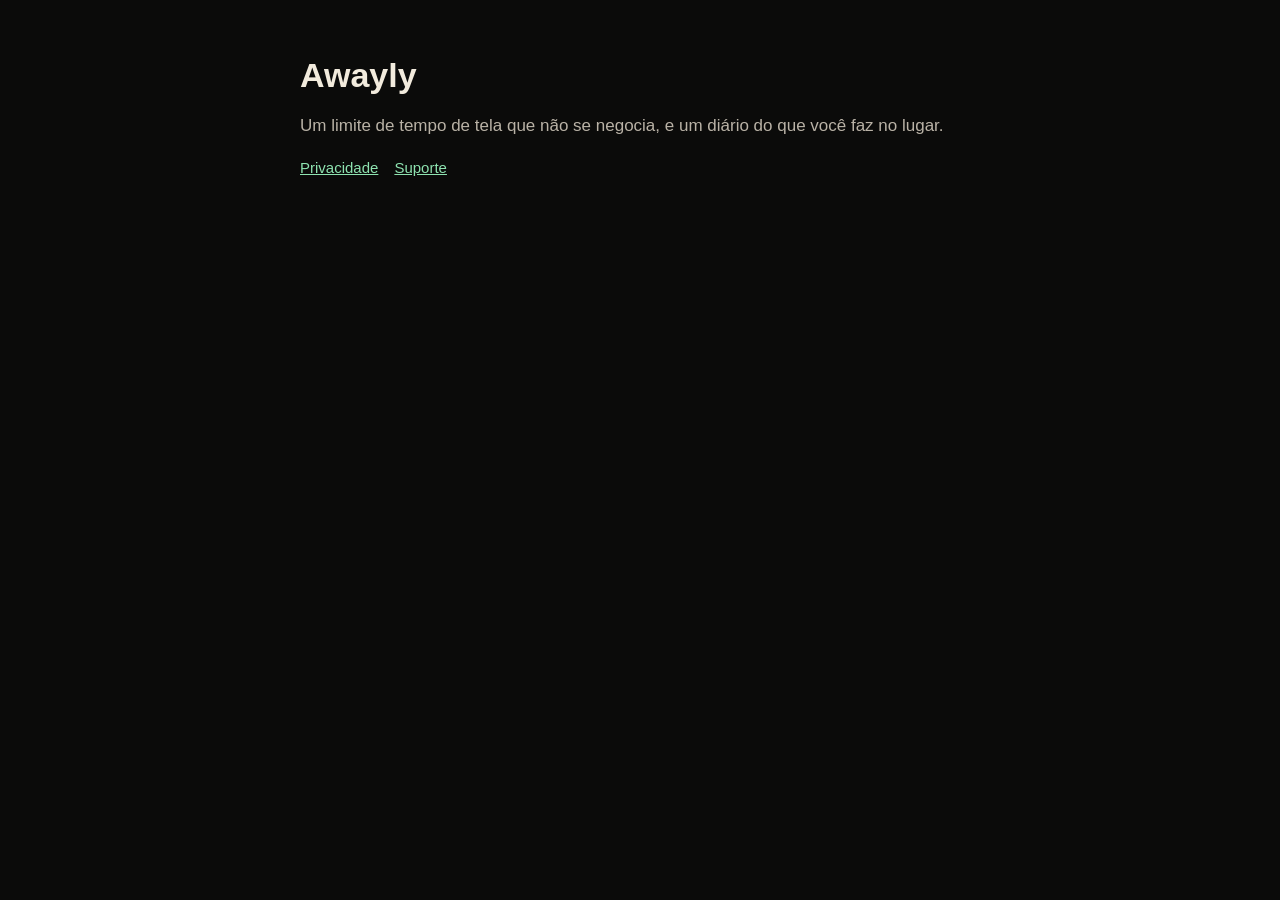
<file: index.html>
<!doctype html><html lang="pt-BR"><head><meta charset="utf-8"><meta name="viewport" content="width=device-width,initial-scale=1"><title>Awayly</title><link rel="stylesheet" href="estilo.css"></head>
<body><main>
<h1>Awayly</h1>
<p>Um limite de tempo de tela que não se negocia, e um diário do que você faz no lugar.</p>
<nav><a href="privacidade.html">Privacidade</a><a href="suporte.html">Suporte</a></nav>
</main></body></html>
</file>
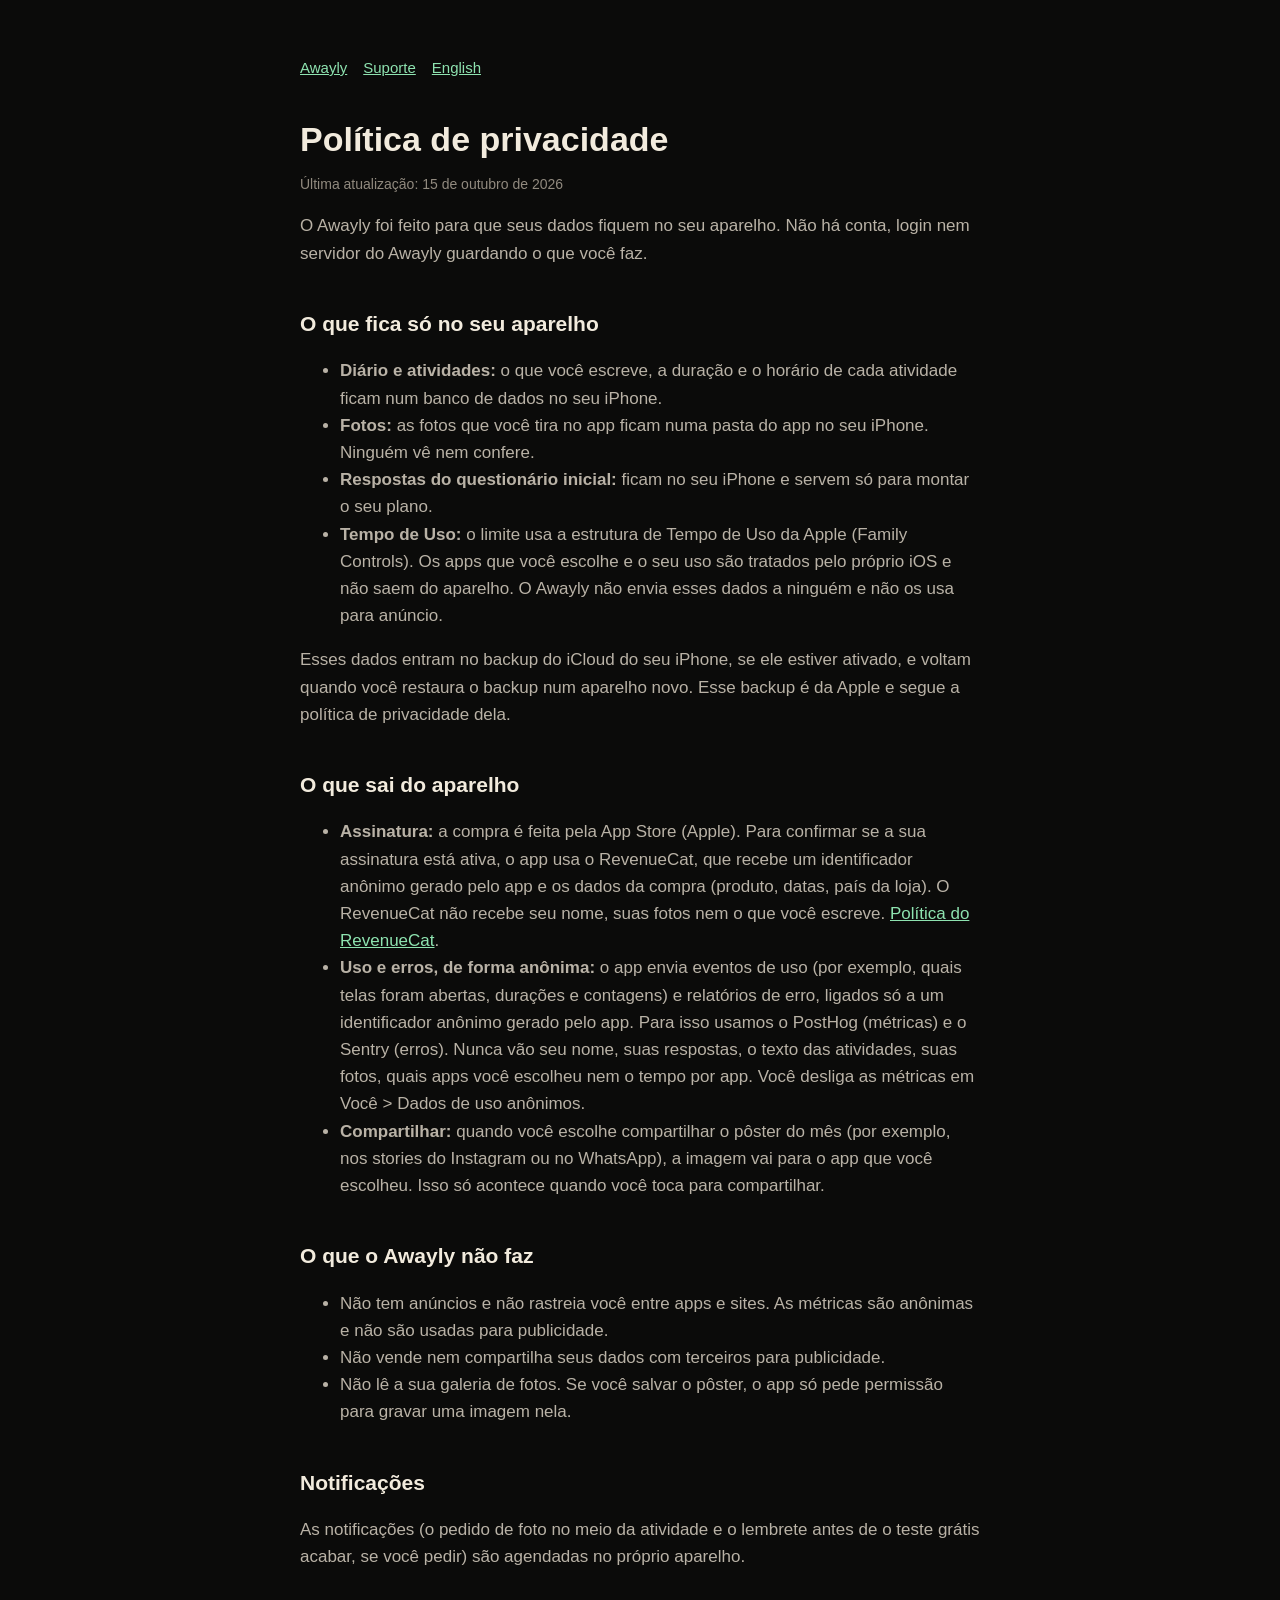
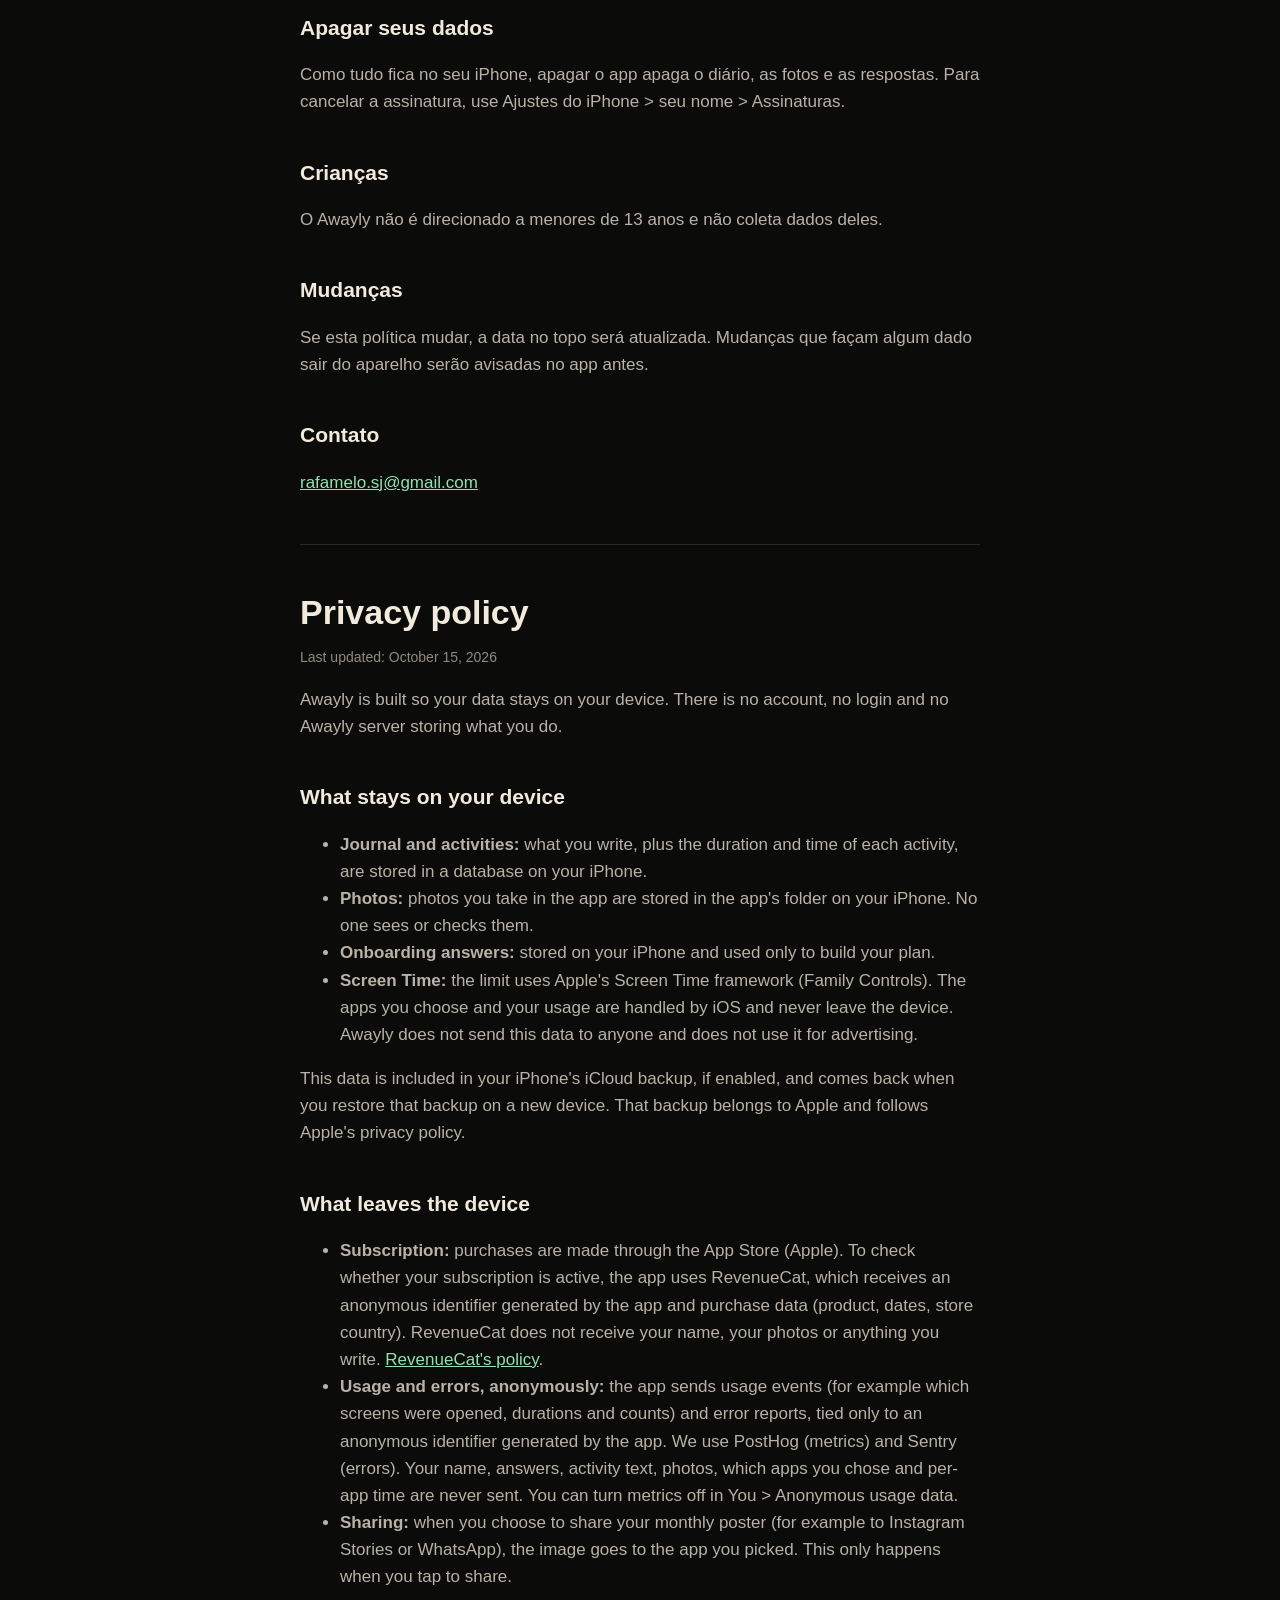
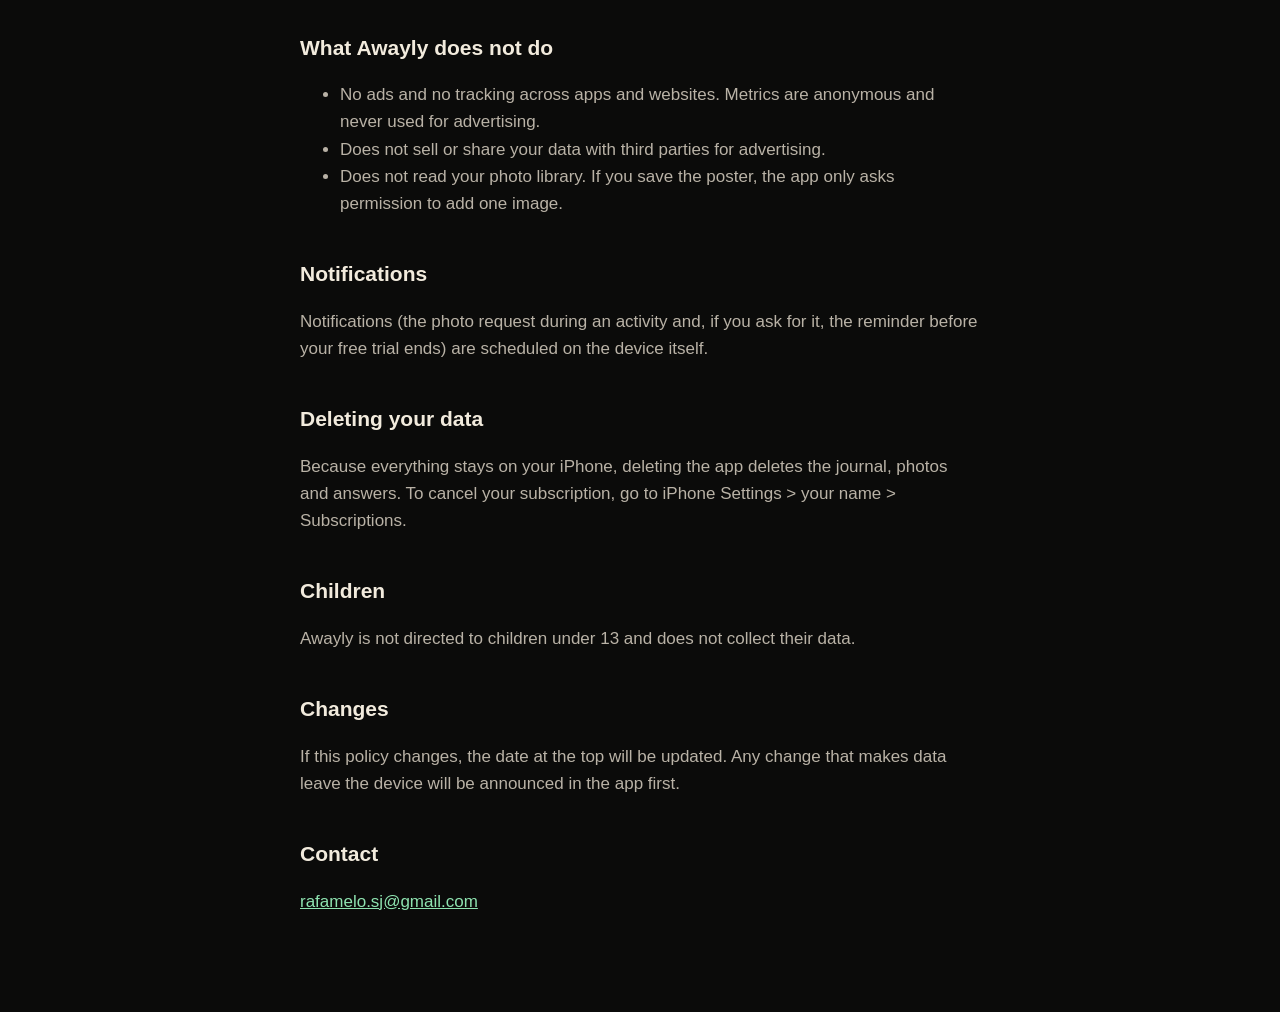
<file: privacidade.html>
<!doctype html><html lang="pt-BR"><head><meta charset="utf-8"><meta name="viewport" content="width=device-width,initial-scale=1"><title>Privacidade · Awayly</title><link rel="stylesheet" href="estilo.css"></head>
<body><main>
<nav><a href="index.html">Awayly</a><a href="suporte.html">Suporte</a><a href="#en">English</a></nav>
<h1>Política de privacidade</h1>
<p class="data">Última atualização: 15 de outubro de 2026</p>

<p>O Awayly foi feito para que seus dados fiquem no seu aparelho. Não há conta, login nem servidor do Awayly guardando o que você faz.</p>

<h2>O que fica só no seu aparelho</h2>
<ul>
<li><strong>Diário e atividades:</strong> o que você escreve, a duração e o horário de cada atividade ficam num banco de dados no seu iPhone.</li>
<li><strong>Fotos:</strong> as fotos que você tira no app ficam numa pasta do app no seu iPhone. Ninguém vê nem confere.</li>
<li><strong>Respostas do questionário inicial:</strong> ficam no seu iPhone e servem só para montar o seu plano.</li>
<li><strong>Tempo de Uso:</strong> o limite usa a estrutura de Tempo de Uso da Apple (Family Controls). Os apps que você escolhe e o seu uso são tratados pelo próprio iOS e não saem do aparelho. O Awayly não envia esses dados a ninguém e não os usa para anúncio.</li>
</ul>
<p>Esses dados entram no backup do iCloud do seu iPhone, se ele estiver ativado, e voltam quando você restaura o backup num aparelho novo. Esse backup é da Apple e segue a política de privacidade dela.</p>

<h2>O que sai do aparelho</h2>
<ul>
<li><strong>Assinatura:</strong> a compra é feita pela App Store (Apple). Para confirmar se a sua assinatura está ativa, o app usa o RevenueCat, que recebe um identificador anônimo gerado pelo app e os dados da compra (produto, datas, país da loja). O RevenueCat não recebe seu nome, suas fotos nem o que você escreve. <a href="https://www.revenuecat.com/privacy">Política do RevenueCat</a>.</li>
<li><strong>Uso e erros, de forma anônima:</strong> o app envia eventos de uso (por exemplo, quais telas foram abertas, durações e contagens) e relatórios de erro, ligados só a um identificador anônimo gerado pelo app. Para isso usamos o PostHog (métricas) e o Sentry (erros). Nunca vão seu nome, suas respostas, o texto das atividades, suas fotos, quais apps você escolheu nem o tempo por app. Você desliga as métricas em Você &gt; Dados de uso anônimos.</li>
<li><strong>Compartilhar:</strong> quando você escolhe compartilhar o pôster do mês (por exemplo, nos stories do Instagram ou no WhatsApp), a imagem vai para o app que você escolheu. Isso só acontece quando você toca para compartilhar.</li>
</ul>

<h2>O que o Awayly não faz</h2>
<ul>
<li>Não tem anúncios e não rastreia você entre apps e sites. As métricas são anônimas e não são usadas para publicidade.</li>
<li>Não vende nem compartilha seus dados com terceiros para publicidade.</li>
<li>Não lê a sua galeria de fotos. Se você salvar o pôster, o app só pede permissão para gravar uma imagem nela.</li>
</ul>

<h2>Notificações</h2>
<p>As notificações (o pedido de foto no meio da atividade e o lembrete antes de o teste grátis acabar, se você pedir) são agendadas no próprio aparelho.</p>

<h2>Apagar seus dados</h2>
<p>Como tudo fica no seu iPhone, apagar o app apaga o diário, as fotos e as respostas. Para cancelar a assinatura, use Ajustes do iPhone &gt; seu nome &gt; Assinaturas.</p>

<h2>Crianças</h2>
<p>O Awayly não é direcionado a menores de 13 anos e não coleta dados deles.</p>

<h2>Mudanças</h2>
<p>Se esta política mudar, a data no topo será atualizada. Mudanças que façam algum dado sair do aparelho serão avisadas no app antes.</p>

<h2>Contato</h2>
<p><a href="mailto:rafamelo.sj@gmail.com">rafamelo.sj@gmail.com</a></p>

<hr id="en">

<h1>Privacy policy</h1>
<p class="data">Last updated: October 15, 2026</p>
<p>Awayly is built so your data stays on your device. There is no account, no login and no Awayly server storing what you do.</p>
<h2>What stays on your device</h2>
<ul>
<li><strong>Journal and activities:</strong> what you write, plus the duration and time of each activity, are stored in a database on your iPhone.</li>
<li><strong>Photos:</strong> photos you take in the app are stored in the app's folder on your iPhone. No one sees or checks them.</li>
<li><strong>Onboarding answers:</strong> stored on your iPhone and used only to build your plan.</li>
<li><strong>Screen Time:</strong> the limit uses Apple's Screen Time framework (Family Controls). The apps you choose and your usage are handled by iOS and never leave the device. Awayly does not send this data to anyone and does not use it for advertising.</li>
</ul>
<p>This data is included in your iPhone's iCloud backup, if enabled, and comes back when you restore that backup on a new device. That backup belongs to Apple and follows Apple's privacy policy.</p>
<h2>What leaves the device</h2>
<ul>
<li><strong>Subscription:</strong> purchases are made through the App Store (Apple). To check whether your subscription is active, the app uses RevenueCat, which receives an anonymous identifier generated by the app and purchase data (product, dates, store country). RevenueCat does not receive your name, your photos or anything you write. <a href="https://www.revenuecat.com/privacy">RevenueCat's policy</a>.</li>
<li><strong>Usage and errors, anonymously:</strong> the app sends usage events (for example which screens were opened, durations and counts) and error reports, tied only to an anonymous identifier generated by the app. We use PostHog (metrics) and Sentry (errors). Your name, answers, activity text, photos, which apps you chose and per-app time are never sent. You can turn metrics off in You &gt; Anonymous usage data.</li>
<li><strong>Sharing:</strong> when you choose to share your monthly poster (for example to Instagram Stories or WhatsApp), the image goes to the app you picked. This only happens when you tap to share.</li>
</ul>
<h2>What Awayly does not do</h2>
<ul>
<li>No ads and no tracking across apps and websites. Metrics are anonymous and never used for advertising.</li>
<li>Does not sell or share your data with third parties for advertising.</li>
<li>Does not read your photo library. If you save the poster, the app only asks permission to add one image.</li>
</ul>
<h2>Notifications</h2>
<p>Notifications (the photo request during an activity and, if you ask for it, the reminder before your free trial ends) are scheduled on the device itself.</p>
<h2>Deleting your data</h2>
<p>Because everything stays on your iPhone, deleting the app deletes the journal, photos and answers. To cancel your subscription, go to iPhone Settings &gt; your name &gt; Subscriptions.</p>
<h2>Children</h2>
<p>Awayly is not directed to children under 13 and does not collect their data.</p>
<h2>Changes</h2>
<p>If this policy changes, the date at the top will be updated. Any change that makes data leave the device will be announced in the app first.</p>
<h2>Contact</h2>
<p><a href="mailto:rafamelo.sj@gmail.com">rafamelo.sj@gmail.com</a></p>
</main></body></html>
</file>
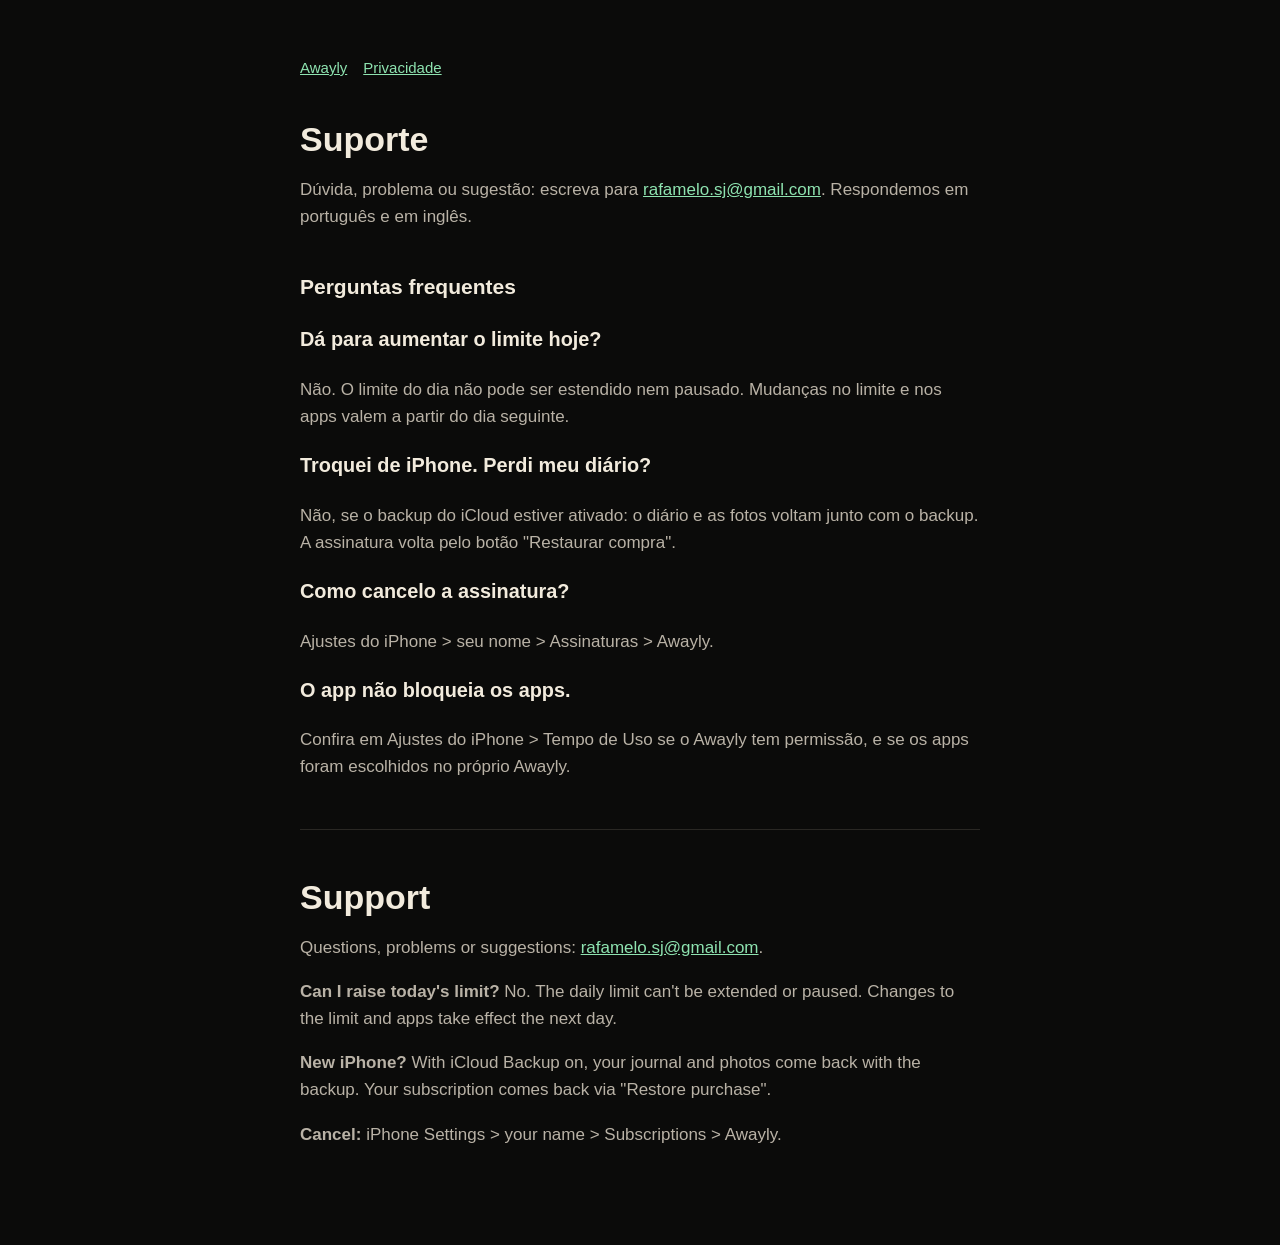
<file: suporte.html>
<!doctype html><html lang="pt-BR"><head><meta charset="utf-8"><meta name="viewport" content="width=device-width,initial-scale=1"><title>Suporte · Awayly</title><link rel="stylesheet" href="estilo.css"></head>
<body><main>
<nav><a href="index.html">Awayly</a><a href="privacidade.html">Privacidade</a></nav>
<h1>Suporte</h1>
<p>Dúvida, problema ou sugestão: escreva para <a href="mailto:rafamelo.sj@gmail.com">rafamelo.sj@gmail.com</a>. Respondemos em português e em inglês.</p>

<h2>Perguntas frequentes</h2>
<h3>Dá para aumentar o limite hoje?</h3>
<p>Não. O limite do dia não pode ser estendido nem pausado. Mudanças no limite e nos apps valem a partir do dia seguinte.</p>
<h3>Troquei de iPhone. Perdi meu diário?</h3>
<p>Não, se o backup do iCloud estiver ativado: o diário e as fotos voltam junto com o backup. A assinatura volta pelo botão "Restaurar compra".</p>
<h3>Como cancelo a assinatura?</h3>
<p>Ajustes do iPhone &gt; seu nome &gt; Assinaturas &gt; Awayly.</p>
<h3>O app não bloqueia os apps.</h3>
<p>Confira em Ajustes do iPhone &gt; Tempo de Uso se o Awayly tem permissão, e se os apps foram escolhidos no próprio Awayly.</p>

<hr>
<h1>Support</h1>
<p>Questions, problems or suggestions: <a href="mailto:rafamelo.sj@gmail.com">rafamelo.sj@gmail.com</a>.</p>
<p><strong>Can I raise today's limit?</strong> No. The daily limit can't be extended or paused. Changes to the limit and apps take effect the next day.</p>
<p><strong>New iPhone?</strong> With iCloud Backup on, your journal and photos come back with the backup. Your subscription comes back via "Restore purchase".</p>
<p><strong>Cancel:</strong> iPhone Settings &gt; your name &gt; Subscriptions &gt; Awayly.</p>
</main></body></html>
</file>
<file: estilo.css>
:root{--fundo:#0B0B0A;--texto:#F2EBDD;--sec:#B9B2A6;--ter:#918A7F;--linha:#2A2824;--menta:#8EE3B0}
*{box-sizing:border-box}
body{margin:0;background:var(--fundo);color:var(--texto);font:17px/1.6 -apple-system,BlinkMacSystemFont,"Segoe UI",Helvetica,Arial,sans-serif}
main{max-width:720px;margin:0 auto;padding:56px 20px 80px}
h1{font-size:34px;line-height:1.15;margin:0 0 8px;font-weight:600}
h2{font-size:21px;margin:40px 0 8px;font-weight:600}
p,li{color:var(--sec)}
a{color:var(--menta)}
.data{color:var(--ter);font-size:14px}
hr{border:0;border-top:1px solid var(--linha);margin:48px 0}
nav{display:flex;gap:16px;font-size:15px;margin-bottom:40px}
</file>
